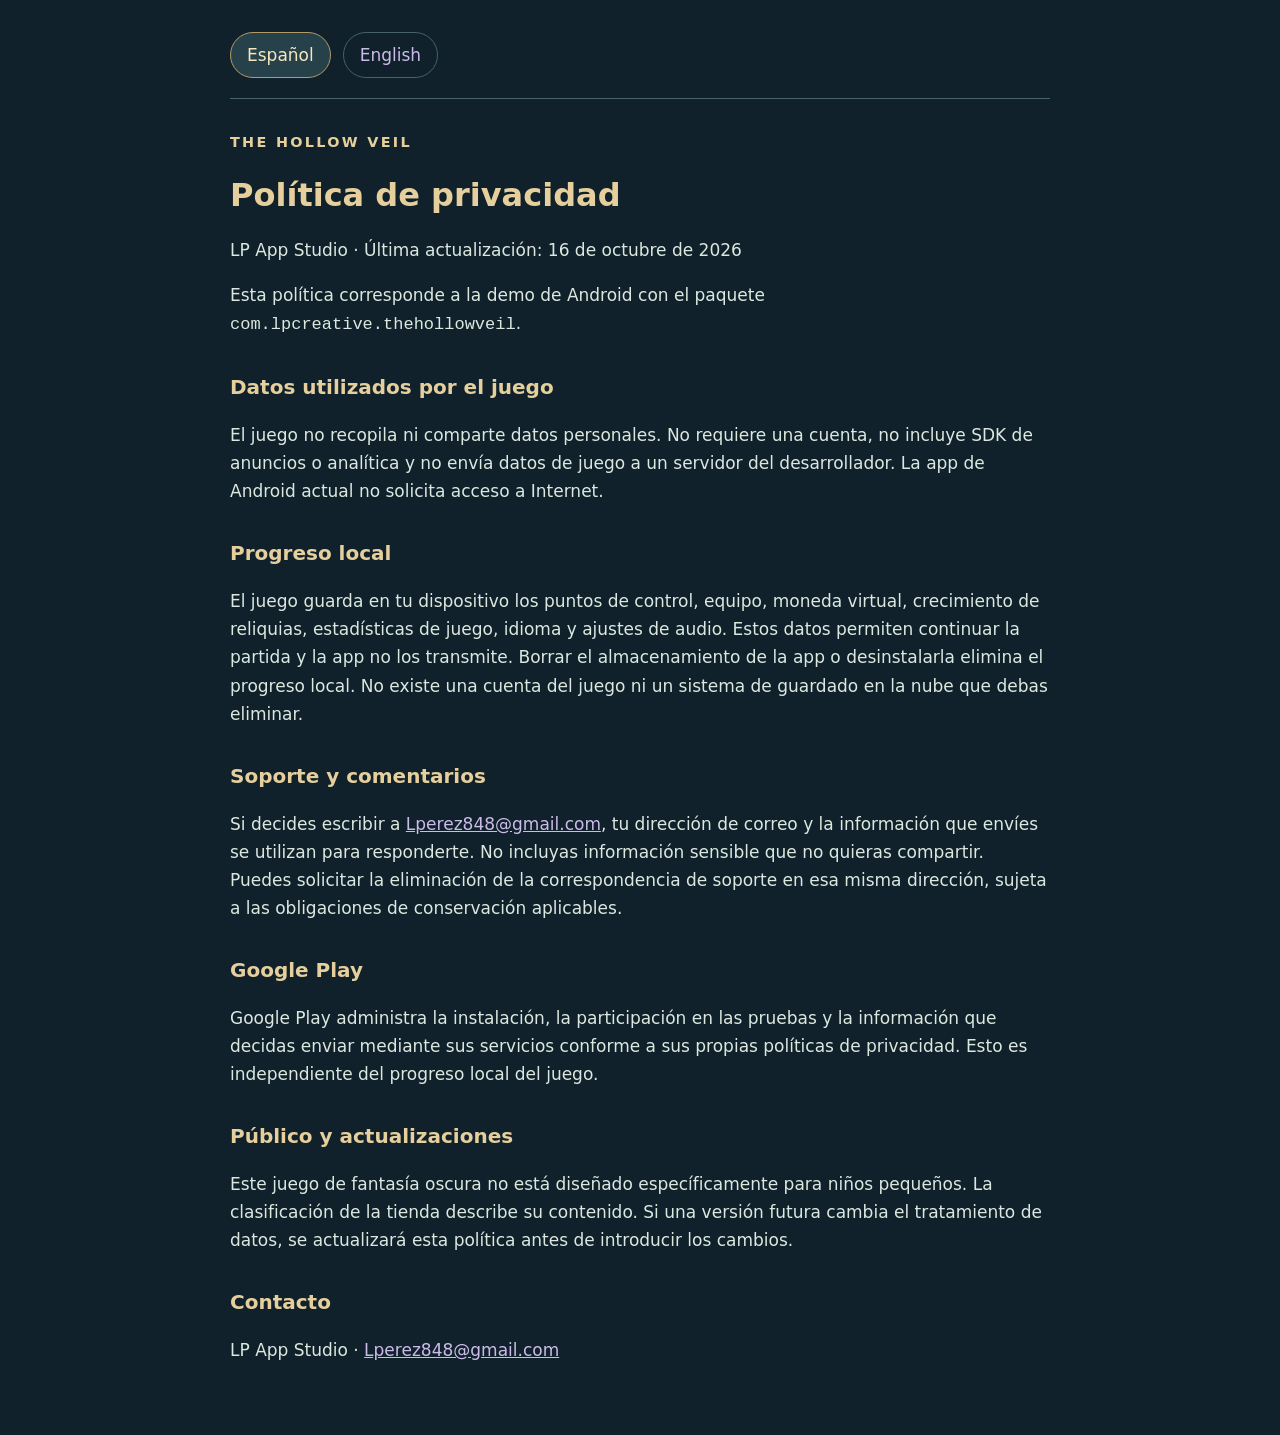
<file: index.html>
<!doctype html><html lang="es"><head><meta charset="utf-8"><meta name="viewport" content="width=device-width,initial-scale=1"><title>THE HOLLOW VEIL — Política de privacidad</title><meta name="description" content="Política de privacidad de la demo de THE HOLLOW VEIL para Android."><link rel="alternate" hreflang="en" href="en.html"><style>body{margin:0;background:#10212b;color:#dce8df;font:17px/1.65 system-ui,sans-serif}main{max-width:820px;margin:auto;padding:32px 24px 56px}h1,h2,.brand{color:#e5cf9c}h1{font-size:2rem;line-height:1.2}.brand{letter-spacing:.16em;font-size:.9rem;font-weight:700;margin-top:32px}a{color:#cbbbe9}nav{display:flex;gap:12px;border-bottom:1px solid #45616b;padding-bottom:20px}nav a{padding:8px 16px;border:1px solid #45616b;border-radius:24px;text-decoration:none}nav a[aria-current=page]{background:#27414b;color:#f6e7c1;border-color:#b39b67}a:focus-visible{outline:3px solid #e5cf9c;outline-offset:4px}code{overflow-wrap:anywhere}h2{margin-top:32px;font-size:1.25rem}</style></head><body><main><nav aria-label="Idioma"><a href="./" lang="es" aria-current="page">Español</a><a href="en.html" lang="en" hreflang="en">English</a></nav><p class="brand">THE HOLLOW VEIL</p><h1>Política de privacidad</h1><p>LP App Studio · Última actualización: 16 de octubre de 2026</p>
<p>Esta política corresponde a la demo de Android con el paquete <code>com.lpcreative.thehollowveil</code>.</p>
<h2>Datos utilizados por el juego</h2><p>El juego no recopila ni comparte datos personales. No requiere una cuenta, no incluye SDK de anuncios o analítica y no envía datos de juego a un servidor del desarrollador. La app de Android actual no solicita acceso a Internet.</p>
<h2>Progreso local</h2><p>El juego guarda en tu dispositivo los puntos de control, equipo, moneda virtual, crecimiento de reliquias, estadísticas de juego, idioma y ajustes de audio. Estos datos permiten continuar la partida y la app no los transmite. Borrar el almacenamiento de la app o desinstalarla elimina el progreso local. No existe una cuenta del juego ni un sistema de guardado en la nube que debas eliminar.</p>
<h2>Soporte y comentarios</h2><p>Si decides escribir a <a href="mailto:Lperez848@gmail.com">Lperez848@gmail.com</a>, tu dirección de correo y la información que envíes se utilizan para responderte. No incluyas información sensible que no quieras compartir. Puedes solicitar la eliminación de la correspondencia de soporte en esa misma dirección, sujeta a las obligaciones de conservación aplicables.</p>
<h2>Google Play</h2><p>Google Play administra la instalación, la participación en las pruebas y la información que decidas enviar mediante sus servicios conforme a sus propias políticas de privacidad. Esto es independiente del progreso local del juego.</p>
<h2>Público y actualizaciones</h2><p>Este juego de fantasía oscura no está diseñado específicamente para niños pequeños. La clasificación de la tienda describe su contenido. Si una versión futura cambia el tratamiento de datos, se actualizará esta política antes de introducir los cambios.</p>
<h2>Contacto</h2><p>LP App Studio · <a href="mailto:Lperez848@gmail.com">Lperez848@gmail.com</a></p></main></body></html>
</file>
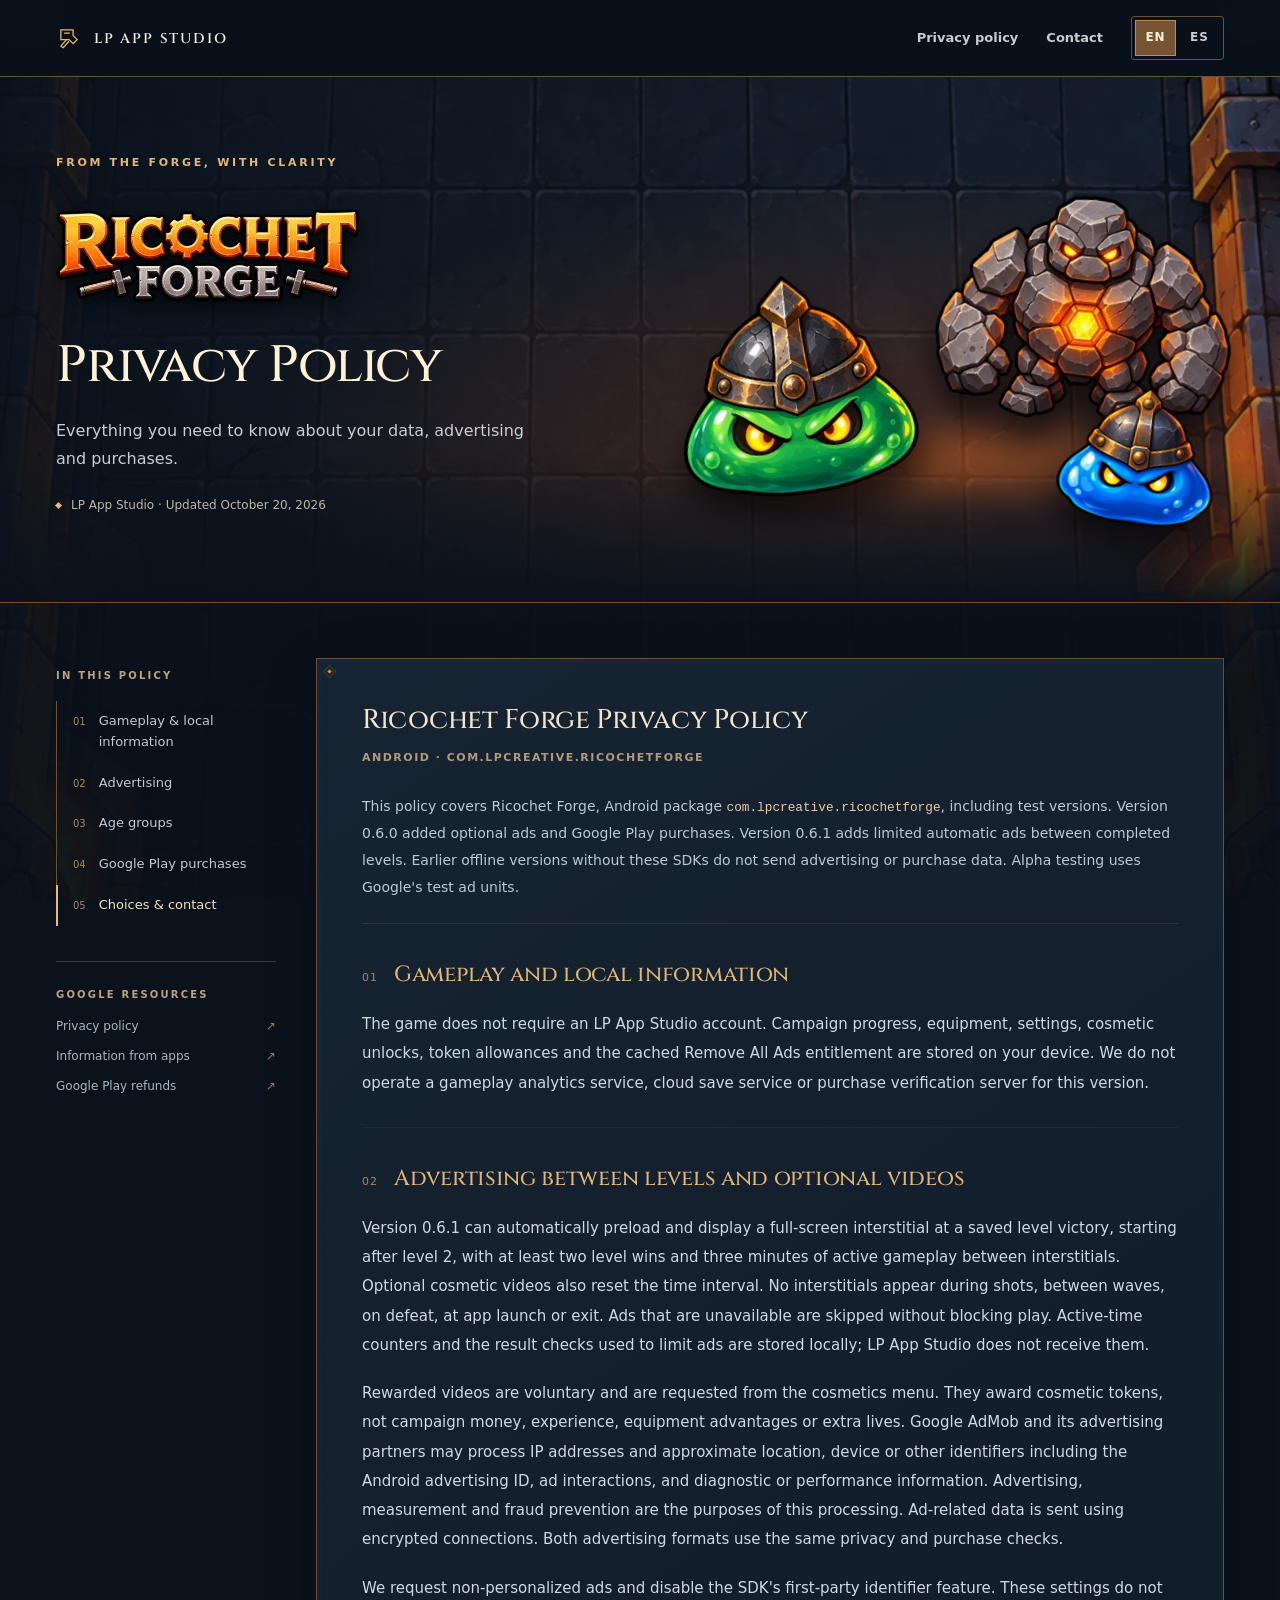
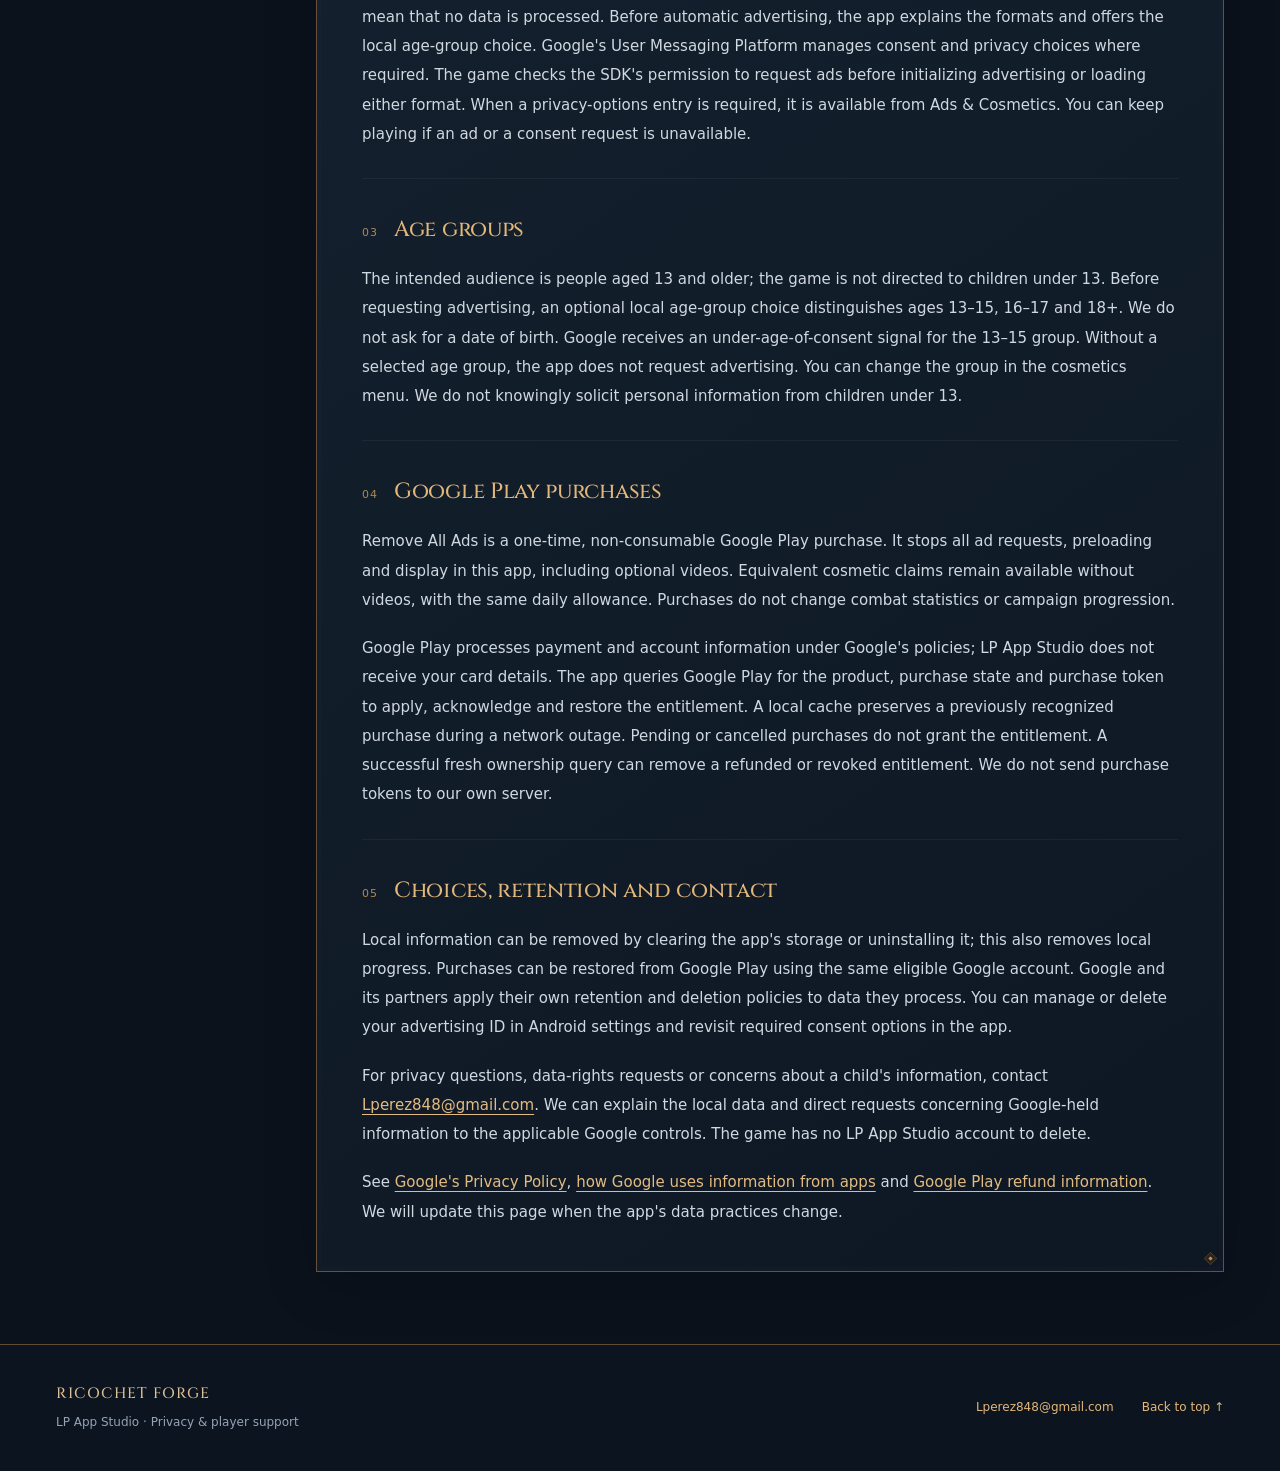
<file: ricochet-forge/index.html>
<!doctype html>
<html lang="en" data-language="en">
<head>
<meta charset="utf-8"><meta name="viewport" content="width=device-width,initial-scale=1">
<meta name="theme-color" content="#0b121c">
<meta name="description" content="Ricochet Forge privacy policy. Information about local game data, advertising, age groups and Google Play purchases. English and Spanish.">
<title>Privacy Policy · Ricochet Forge</title>
<link rel="icon" type="image/webp" href="privacy-assets/slime-green.webp">
<link rel="stylesheet" href="privacy.css?v=20261020-2">
<script src="privacy.js?v=20261020-1" defer></script>
</head>
<body id="top">
<a class="skip-link" href="#policy"><span data-ui="en" lang="en">Skip to the policy</span><span data-ui="es" lang="es">Ir a la política</span></a>
<header class="topbar"><div class="topbar-inner">
<a class="studio" href="#top" aria-label="LP App Studio · Ricochet Forge"><svg class="studio-mark" viewBox="0 0 32 32" fill="none" aria-hidden="true"><path d="M6 6h15v7l5 5-5 5-5-5H6V6Z" stroke="currentColor" stroke-width="1.6"/><path d="m13 18-7 8 3 2 7-8M10 10h7" stroke="currentColor" stroke-width="1.6"/></svg>LP APP STUDIO</a>
<nav class="top-links" aria-label="Main"><a href="#policy"><span data-ui="en" lang="en">Privacy policy</span><span data-ui="es" lang="es">Política de privacidad</span></a><a href="#contact"><span data-ui="en" lang="en">Contact</span><span data-ui="es" lang="es">Contacto</span></a>
<div class="language-switch" aria-label="Language / Idioma"><a href="#english" data-language-link="en" lang="en" aria-label="Read in English">EN</a><a href="#espanol" data-language-link="es" lang="es" aria-label="Leer en español">ES</a></div></nav>
</div></header>
<main>
<div class="hero"><div class="hero-inner">
<div class="hero-copy"><p class="eyebrow"><span data-ui="en" lang="en">From the forge, with clarity</span><span data-ui="es" lang="es">Desde la forja, con claridad</span></p>
<img class="game-logo" src="privacy-assets/logo.webp" width="573" height="220" alt="Ricochet Forge" fetchpriority="high">
<h1><span data-ui="en" lang="en">Privacy Policy</span><span data-ui="es" lang="es">Política de privacidad</span></h1>
<p class="hero-description"><span data-ui="en" lang="en">Everything you need to know about your data, advertising and purchases.</span><span data-ui="es" lang="es">Lo que necesitas saber sobre tus datos, los anuncios y las compras.</span></p>
<p class="updated" data-ui="en" lang="en">LP App Studio · Updated October 20, 2026</p><p class="updated" data-ui="es" lang="es">LP App Studio · Actualizada el 20 de octubre de 2026</p>
</div>
<div class="hero-art" aria-hidden="true"><img class="character golem" src="privacy-assets/golem.webp" alt="" width="384" height="384"><img class="character slime-green" src="privacy-assets/slime-green.webp" alt="" width="384" height="384"><img class="character slime-blue" src="privacy-assets/slime-blue.webp" alt="" width="384" height="384"></div>
</div><i class="ember"></i><i class="ember"></i><i class="ember"></i><i class="ember"></i></div>
<div class="document-layout" id="policy">
<aside class="sidebar"><p class="sidebar-label"><span data-ui="en" lang="en">In this policy</span><span data-ui="es" lang="es">En esta política</span></p><nav class="contents" data-ui="en" lang="en" aria-label="Policy contents"><a href="#en-gameplay"><span class="number">01</span>Gameplay & local information</a><a href="#en-advertising"><span class="number">02</span>Advertising</a><a href="#en-age"><span class="number">03</span>Age groups</a><a href="#en-purchases"><span class="number">04</span>Google Play purchases</a><a href="#en-choices"><span class="number">05</span>Choices & contact</a></nav><nav class="contents" data-ui="es" lang="es" aria-label="Contenido de la política"><a href="#es-partidas"><span class="number">01</span>Partidas y datos locales</a><a href="#es-anuncios"><span class="number">02</span>Publicidad</a><a href="#es-edad"><span class="number">03</span>Grupos de edad</a><a href="#es-compras"><span class="number">04</span>Compras en Google Play</a><a href="#es-opciones"><span class="number">05</span>Opciones y contacto</a></nav>
<nav class="reference-links" aria-label="Google policies / Políticas de Google"><p class="sidebar-label"><span data-ui="en" lang="en">Google resources</span><span data-ui="es" lang="es">Referencias de Google</span></p><a href="https://policies.google.com/privacy"><span data-ui="en" lang="en">Privacy policy</span><span data-ui="es" lang="es">Política de privacidad</span><span aria-hidden="true">↗</span></a><a href="https://policies.google.com/technologies/partner-sites"><span data-ui="en" lang="en">Information from apps</span><span data-ui="es" lang="es">Información de las apps</span><span aria-hidden="true">↗</span></a><a href="https://support.google.com/googleplay/answer/2479637"><span data-ui="en" lang="en">Google Play refunds</span><span data-ui="es" lang="es">Reembolsos de Google Play</span><span aria-hidden="true">↗</span></a></nav>
</aside>
<div class="policy-panel">
<article id="english" lang="en" data-document="en" aria-labelledby="title-en"><h2 class="document-title" id="title-en">Ricochet Forge Privacy Policy</h2><p class="document-meta">Android · com.lpcreative.ricochetforge</p><div class="policy-intro"><p>This policy covers Ricochet Forge, Android package <code>com.lpcreative.ricochetforge</code>, including test versions. Version 0.6.0 added optional ads and Google Play purchases. Version 0.6.1 adds limited automatic ads between completed levels. Earlier offline versions without these SDKs do not send advertising or purchase data. Alpha testing uses Google's test ad units.</p></div><section class="policy-block" id="en-gameplay"><h3><span class="section-number" aria-hidden="true">01</span>Gameplay and local information</h3>
<p>The game does not require an LP App Studio account. Campaign progress, equipment, settings, cosmetic unlocks, token allowances and the cached Remove All Ads entitlement are stored on your device. We do not operate a gameplay analytics service, cloud save service or purchase verification server for this version.</p>
</section><section class="policy-block" id="en-advertising"><h3><span class="section-number" aria-hidden="true">02</span>Advertising between levels and optional videos</h3>
<p>Version 0.6.1 can automatically preload and display a full-screen interstitial at a saved level victory, starting after level 2, with at least two level wins and three minutes of active gameplay between interstitials. Optional cosmetic videos also reset the time interval. No interstitials appear during shots, between waves, on defeat, at app launch or exit. Ads that are unavailable are skipped without blocking play. Active-time counters and the result checks used to limit ads are stored locally; LP App Studio does not receive them.</p>
<p>Rewarded videos are voluntary and are requested from the cosmetics menu. They award cosmetic tokens, not campaign money, experience, equipment advantages or extra lives. Google AdMob and its advertising partners may process IP addresses and approximate location, device or other identifiers including the Android advertising ID, ad interactions, and diagnostic or performance information. Advertising, measurement and fraud prevention are the purposes of this processing. Ad-related data is sent using encrypted connections. Both advertising formats use the same privacy and purchase checks.</p>
<p>We request non-personalized ads and disable the SDK's first-party identifier feature. These settings do not mean that no data is processed. Before automatic advertising, the app explains the formats and offers the local age-group choice. Google's User Messaging Platform manages consent and privacy choices where required. The game checks the SDK's permission to request ads before initializing advertising or loading either format. When a privacy-options entry is required, it is available from Ads &amp; Cosmetics. You can keep playing if an ad or a consent request is unavailable.</p>
</section><section class="policy-block" id="en-age"><h3><span class="section-number" aria-hidden="true">03</span>Age groups</h3>
<p>The intended audience is people aged 13 and older; the game is not directed to children under 13. Before requesting advertising, an optional local age-group choice distinguishes ages 13–15, 16–17 and 18+. We do not ask for a date of birth. Google receives an under-age-of-consent signal for the 13–15 group. Without a selected age group, the app does not request advertising. You can change the group in the cosmetics menu. We do not knowingly solicit personal information from children under 13.</p>
</section><section class="policy-block" id="en-purchases"><h3><span class="section-number" aria-hidden="true">04</span>Google Play purchases</h3>
<p>Remove All Ads is a one-time, non-consumable Google Play purchase. It stops all ad requests, preloading and display in this app, including optional videos. Equivalent cosmetic claims remain available without videos, with the same daily allowance. Purchases do not change combat statistics or campaign progression.</p>
<p>Google Play processes payment and account information under Google's policies; LP App Studio does not receive your card details. The app queries Google Play for the product, purchase state and purchase token to apply, acknowledge and restore the entitlement. A local cache preserves a previously recognized purchase during a network outage. Pending or cancelled purchases do not grant the entitlement. A successful fresh ownership query can remove a refunded or revoked entitlement. We do not send purchase tokens to our own server.</p>
</section><section class="policy-block" id="en-choices"><h3><span class="section-number" aria-hidden="true">05</span>Choices, retention and contact</h3>
<p>Local information can be removed by clearing the app's storage or uninstalling it; this also removes local progress. Purchases can be restored from Google Play using the same eligible Google account. Google and its partners apply their own retention and deletion policies to data they process. You can manage or delete your advertising ID in Android settings and revisit required consent options in the app.</p>
<p>For privacy questions, data-rights requests or concerns about a child's information, contact <a href="mailto:Lperez848@gmail.com">Lperez848@gmail.com</a>. We can explain the local data and direct requests concerning Google-held information to the applicable Google controls. The game has no LP App Studio account to delete.</p>
<p>See <a href="https://policies.google.com/privacy">Google's Privacy Policy</a>, <a href="https://policies.google.com/technologies/partner-sites">how Google uses information from apps</a> and <a href="https://support.google.com/googleplay/answer/2479637">Google Play refund information</a>. We will update this page when the app's data practices change.</p></section></article>
<article id="espanol" lang="es" data-document="es" aria-labelledby="title-es"><h2 class="document-title" id="title-es">Política de privacidad en español</h2><p class="document-meta">Android · com.lpcreative.ricochetforge</p><div class="policy-intro"><p>Ricochet Forge es un juego de LP App Studio para personas de 13 años en adelante, no dirigido a menores de 13. La versión 0.6.0 incorporó vídeos voluntarios y compras mediante Google Play. La versión 0.6.1 añade anuncios automáticos limitados entre niveles terminados. Las versiones anteriores sin estos SDK no envían datos de publicidad ni compras. Alpha utiliza unidades de anuncios de prueba de Google.</p></div><section class="policy-block" id="es-partidas"><h3><span class="section-number" aria-hidden="true">01</span>Partidas y datos locales</h3><p>No necesitas una cuenta de LP App Studio. El progreso, equipo, ajustes, aspectos, fichas y el beneficio sin anuncios se guardan localmente. Esta versión no tiene servidor propio de partidas, analítica de gameplay, guardado en la nube ni verificación de compras en servidor.</p></section><section class="policy-block" id="es-anuncios"><h3><span class="section-number" aria-hidden="true">02</span>Anuncios y vídeos opcionales</h3><p>La versión 0.6.1 puede precargar y mostrar automáticamente un anuncio a pantalla completa al guardar una victoria, a partir del nivel 2, con al menos dos niveles ganados y tres minutos de juego activo entre anuncios automáticos. Un vídeo voluntario también reinicia el intervalo de tiempo. No aparecen durante disparos, entre oleadas, al perder, al abrir o al cerrar la app. Si no hay anuncio, la partida continúa sin esperar. Los contadores de tiempo y comprobaciones de resultados se guardan localmente; LP App Studio no los recibe.</p><p>Los vídeos con recompensa se solicitan desde el menú de cosméticos y siguen siendo opcionales. Solo conceden fichas cosméticas: no monedas de campaña, experiencia, ventajas de equipo ni vidas. AdMob de Google y sus socios publicitarios pueden tratar dirección IP y ubicación aproximada, identificadores del dispositivo como el ID publicitario, interacciones con anuncios y datos de diagnóstico y rendimiento, para publicidad, medición y prevención del fraude. Las conexiones publicitarias se cifran en tránsito. Ambos formatos respetan los mismos controles de privacidad y compra sin anuncios.</p><p>Solicitamos anuncios no personalizados y desactivamos los identificadores propios del SDK; aun así, hay tratamiento de datos. Antes de activar anuncios automáticos explicamos los formatos y ofrecemos la selección local de edad. UMP de Google gestiona el consentimiento cuando corresponde. Comprobamos si el SDK permite solicitar anuncios antes de inicializar publicidad o cargar cualquier formato. Las opciones de privacidad aparecen en Anuncios y aspectos cuando el SDK las exige. Puedes seguir jugando si no hay anuncio o si falla el consentimiento.</p></section><section class="policy-block" id="es-edad"><h3><span class="section-number" aria-hidden="true">03</span>Grupos de edad</h3><p>Antes de solicitar publicidad puedes elegir un grupo de edad, guardado localmente: 13–15, 16–17 o 18+. No pedimos tu fecha de nacimiento. Para 13–15, Google recibe una señal de edad inferior a la edad de consentimiento. Sin elegir grupo no solicitamos anuncios; puedes cambiarlo en el menú. No solicitamos deliberadamente información personal de menores de 13.</p></section><section class="policy-block" id="es-compras"><h3><span class="section-number" aria-hidden="true">04</span>Compras en Google Play</h3><p>Eliminar todos los anuncios es una compra única, no consumible, de Google Play. Desactiva solicitudes, precarga y presentación de cualquier anuncio, incluidos vídeos voluntarios. Conserva la misma recompensa cosmética sin vídeo y el mismo límite diario. No modifica combate ni progreso.</p><p>Google Play gestiona pagos y datos de cuenta; no recibimos tus datos de tarjeta. La app consulta producto, estado y token de compra para activar, confirmar y restaurar el beneficio. No enviamos tokens a un servidor propio. La caché conserva una compra reconocida si falla la red. No concedemos el beneficio por compras pendientes o canceladas; una consulta válida puede retirar una compra reembolsada o revocada.</p></section><section class="policy-block" id="es-opciones"><h3><span class="section-number" aria-hidden="true">05</span>Opciones, conservación y contacto</h3><p>Puedes borrar los datos locales desde Android o desinstalando la app, lo que también borra el progreso. Restaurar compras consulta Google Play con la misma cuenta correspondiente. Google y sus socios aplican sus políticas de conservación y eliminación. Puedes gestionar o borrar el ID publicitario desde Android y revisar las opciones de consentimiento exigidas en la app.</p><p>Consultas de privacidad, solicitudes de derechos o información sobre menores: <a href="mailto:Lperez848@gmail.com">Lperez848@gmail.com</a>. Podemos explicar los datos locales y orientar sobre los controles de Google para información que trate Google. No existe una cuenta de LP App Studio que debas eliminar. Consulta también las políticas de Google enlazadas arriba.</p></section></article>
</div></div>
</main>
<footer class="contact-footer" id="contact"><div class="footer-inner"><div><p class="footer-studio">RICOCHET FORGE</p><p class="footer-note">LP App Studio · <span data-ui="en" lang="en">Privacy & player support</span><span data-ui="es" lang="es">Privacidad y atención al jugador</span></p></div><div class="footer-links"><a href="mailto:Lperez848@gmail.com">Lperez848@gmail.com</a><a class="back-top" href="#top"><span data-ui="en" lang="en">Back to top ↑</span><span data-ui="es" lang="es">Volver arriba ↑</span></a></div></div></footer>
</body></html>
</file>
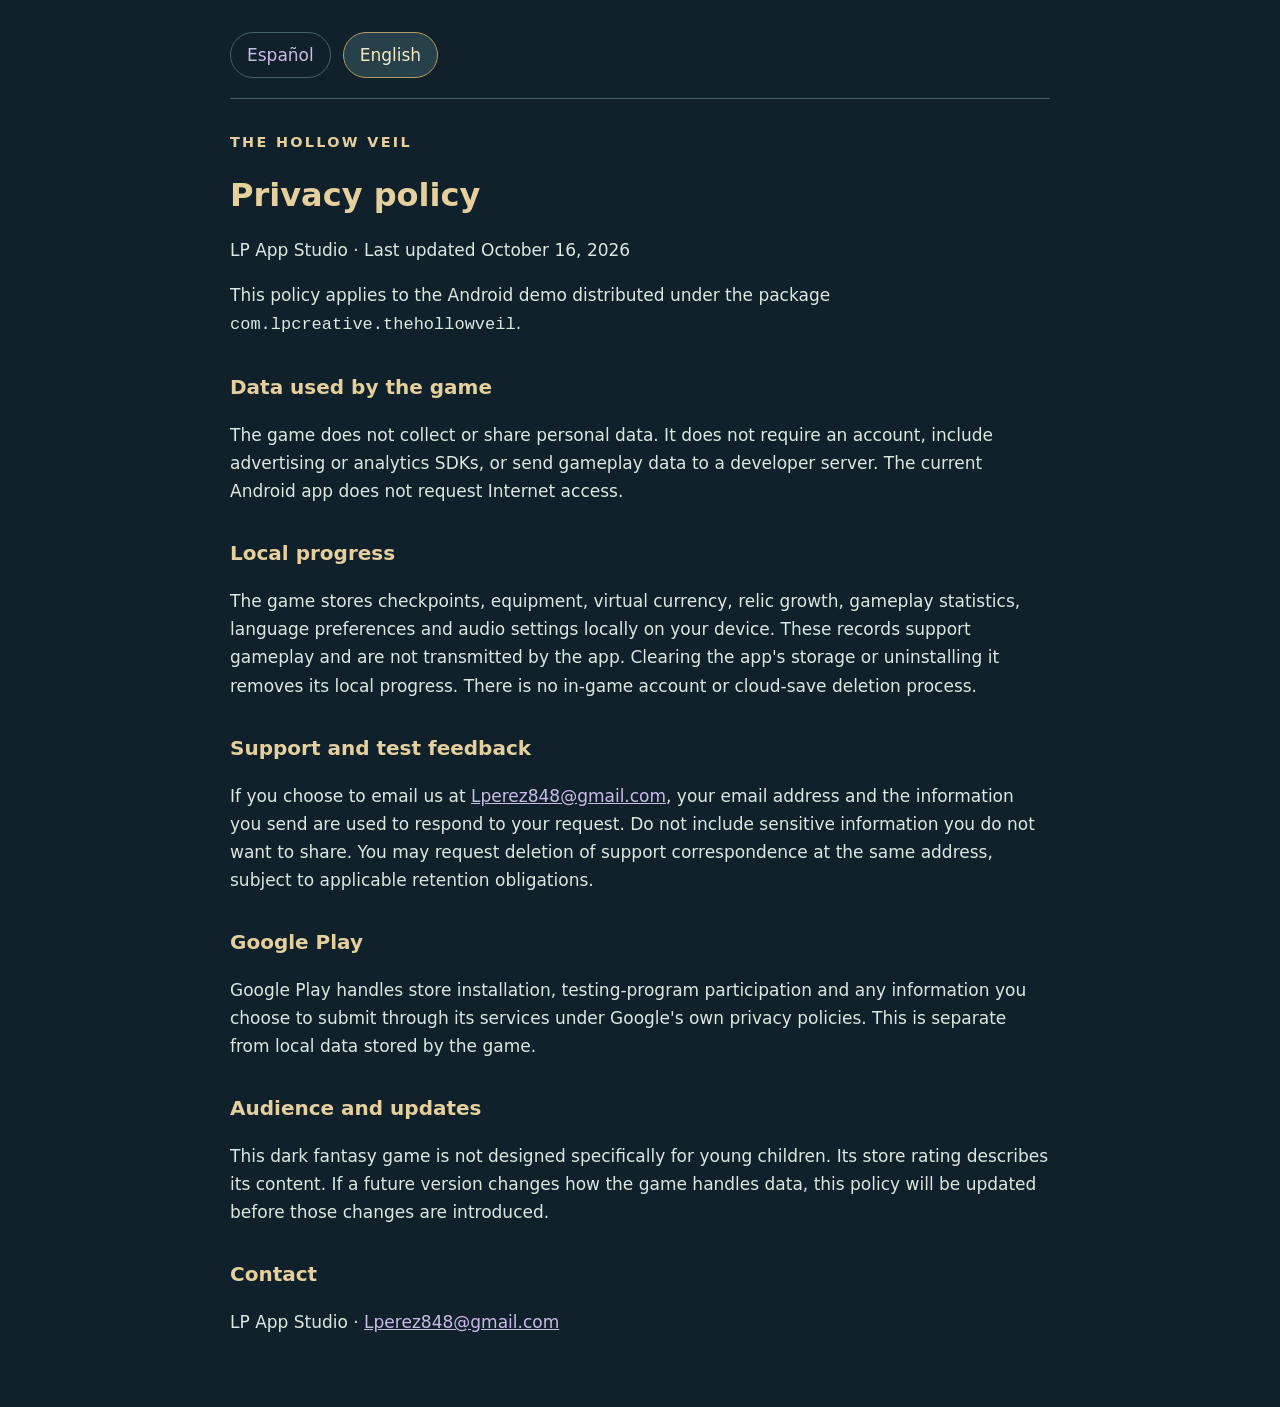
<file: en.html>
<!doctype html><html lang="en"><head><meta charset="utf-8"><meta name="viewport" content="width=device-width,initial-scale=1"><title>THE HOLLOW VEIL — Privacy policy</title><meta name="description" content="Privacy policy for the Android demo of THE HOLLOW VEIL."><link rel="alternate" hreflang="es" href="./"><style>body{margin:0;background:#10212b;color:#dce8df;font:17px/1.65 system-ui,sans-serif}main{max-width:820px;margin:auto;padding:32px 24px 56px}h1,h2,.brand{color:#e5cf9c}h1{font-size:2rem;line-height:1.2}.brand{letter-spacing:.16em;font-size:.9rem;font-weight:700;margin-top:32px}a{color:#cbbbe9}nav{display:flex;gap:12px;border-bottom:1px solid #45616b;padding-bottom:20px}nav a{padding:8px 16px;border:1px solid #45616b;border-radius:24px;text-decoration:none}nav a[aria-current=page]{background:#27414b;color:#f6e7c1;border-color:#b39b67}a:focus-visible{outline:3px solid #e5cf9c;outline-offset:4px}code{overflow-wrap:anywhere}h2{margin-top:32px;font-size:1.25rem}</style></head><body><main><nav aria-label="Language"><a href="./" lang="es" hreflang="es">Español</a><a href="en.html" lang="en" aria-current="page">English</a></nav><p class="brand">THE HOLLOW VEIL</p><h1>Privacy policy</h1><p>LP App Studio · Last updated October 16, 2026</p>
<p>This policy applies to the Android demo distributed under the package <code>com.lpcreative.thehollowveil</code>.</p>
<h2>Data used by the game</h2><p>The game does not collect or share personal data. It does not require an account, include advertising or analytics SDKs, or send gameplay data to a developer server. The current Android app does not request Internet access.</p>
<h2>Local progress</h2><p>The game stores checkpoints, equipment, virtual currency, relic growth, gameplay statistics, language preferences and audio settings locally on your device. These records support gameplay and are not transmitted by the app. Clearing the app's storage or uninstalling it removes its local progress. There is no in-game account or cloud-save deletion process.</p>
<h2>Support and test feedback</h2><p>If you choose to email us at <a href="mailto:Lperez848@gmail.com">Lperez848@gmail.com</a>, your email address and the information you send are used to respond to your request. Do not include sensitive information you do not want to share. You may request deletion of support correspondence at the same address, subject to applicable retention obligations.</p>
<h2>Google Play</h2><p>Google Play handles store installation, testing-program participation and any information you choose to submit through its services under Google's own privacy policies. This is separate from local data stored by the game.</p>
<h2>Audience and updates</h2><p>This dark fantasy game is not designed specifically for young children. Its store rating describes its content. If a future version changes how the game handles data, this policy will be updated before those changes are introduced.</p>
<h2>Contact</h2><p>LP App Studio · <a href="mailto:Lperez848@gmail.com">Lperez848@gmail.com</a></p>
</main></body></html>
</file>
<file: ricochet-forge/privacy.css>
@font-face{font-family:Cinzel;src:url('privacy-assets/Cinzel.ttf') format('truetype');font-display:swap;font-weight:100 900}
:root{color-scheme:dark;--night:#0b121c;--panel:#111d2b;--gold:#e3b779;--copper:#88613d;--ivory:#f3eadd;--muted:#aebbc9;--line:#35404b;--fire:#ff873d;--title:Cinzel,Georgia,serif}
*{box-sizing:border-box}
html{scroll-behavior:smooth;scroll-padding-top:105px}
body{margin:0;background:var(--night);color:var(--ivory);font:16px/1.8 system-ui,-apple-system,'Segoe UI',sans-serif}
body::before{content:'';position:fixed;inset:0;z-index:-1;background:linear-gradient(180deg,rgba(9,16,25,.88),rgba(9,16,25,.96) 80%),url('privacy-assets/forge.webp') center/cover no-repeat;pointer-events:none}
a{color:var(--gold);text-decoration-thickness:1px;text-underline-offset:4px}
a:hover{color:#fff0cf}
a:focus-visible{outline:2px solid #ffc884;outline-offset:6px;border-radius:2px}
img{max-width:100%;height:auto}
[hidden]{display:none!important}
.js[data-language='en'] [data-ui='es'],.js[data-language='es'] [data-ui='en']{display:none!important}
.skip-link{position:fixed;top:-100px;left:16px;z-index:100;padding:12px 20px;background:var(--gold);color:var(--night)}
.skip-link:focus{top:12px}
.topbar{position:sticky;top:0;z-index:20;border-bottom:1px solid #65503b;background:rgba(10,17,26,.96);backdrop-filter:blur(14px)}
.topbar-inner{max-width:1232px;margin:auto;min-height:76px;padding:12px 32px;display:flex;align-items:center;justify-content:space-between;gap:24px}
.studio{display:flex;align-items:center;gap:12px;color:var(--ivory);text-decoration:none;font:600 14px var(--title);letter-spacing:1.8px;white-space:nowrap}
.studio-mark{width:26px;height:26px;color:var(--gold)}
.top-links{display:flex;align-items:center;gap:28px;font-size:13px;font-weight:600}
.top-links>a{text-decoration:none;color:#c9cbd0}
.language-switch{display:flex;align-items:center;border:1px solid #62513c;padding:3px;gap:3px;border-radius:3px}
.language-switch a{min-width:41px;min-height:36px;display:grid;place-items:center;color:#c9cbd0;text-decoration:none;font-size:12px;letter-spacing:1px}
.language-switch a[aria-current='true']{background:#765333;color:#fff2d9;box-shadow:inset 0 0 0 1px #bb8d56}
.hero{position:relative;isolation:isolate;overflow:hidden;border-bottom:1px solid #745034;background:#142131}
.hero::before{content:'';position:absolute;inset:0;z-index:-2;background:linear-gradient(90deg,rgba(9,17,27,.95),rgba(10,18,27,.68) 46%,rgba(12,19,28,.35)),url('privacy-assets/forge.webp') center 57%/cover no-repeat}
.hero::after{content:'';position:absolute;inset:0;z-index:-1;background:linear-gradient(0deg,rgba(10,17,26,.96),transparent 28%),radial-gradient(ellipse at 75% 68%,rgba(230,92,24,.22),transparent 52%);pointer-events:none}
.hero-inner{max-width:1232px;min-height:525px;margin:auto;padding:56px 32px 65px;display:grid;grid-template-columns:1.12fr 1fr;align-items:center;gap:20px}
.hero-copy{position:relative;z-index:3}
.eyebrow{margin:0 0 22px;color:var(--gold);font-size:11px;font-weight:700;letter-spacing:2.7px;text-transform:uppercase}
.game-logo{display:block;width:310px;height:auto;margin-bottom:22px;filter:drop-shadow(0 7px 9px #0009)}
h1{font:500 clamp(34px,4vw,53px)/1.19 var(--title);letter-spacing:-1.5px;margin:0 0 20px;max-width:640px;color:#fff1d6;text-wrap:balance}
.hero-description{font-size:16px;line-height:1.75;max-width:470px;margin:0 0 22px;color:#c6ced6}
.updated{font-size:12px;color:#bdb6a9;margin:0;display:flex;align-items:center;gap:10px}
.updated::before{content:'';width:5px;height:5px;transform:rotate(45deg);background:var(--gold);flex:none}
.hero-art{position:relative;align-self:stretch;min-height:360px;pointer-events:none}
.hero-art::before{content:'';position:absolute;left:4%;right:-1%;bottom:25px;height:100px;border-radius:50%;background:radial-gradient(ellipse,rgba(255,117,34,.4),rgba(255,87,10,.03) 65%,transparent 70%);filter:blur(12px)}
.character{position:absolute;object-fit:contain;filter:drop-shadow(0 22px 16px #0009)}
.golem{width:320px;right:-4%;top:4%;transform:rotate(5deg)}
.slime-green{width:255px;left:-3%;bottom:6%;z-index:2;transform:rotate(-8deg)}
.slime-blue{width:170px;right:0;bottom:-1%;z-index:3;transform:rotate(8deg)}
.ember{position:absolute;z-index:1;width:3px;height:7px;border-radius:80% 10%;background:#ffb34d;box-shadow:0 0 12px #f46110;opacity:0;animation:rise 7s linear infinite;pointer-events:none}
.ember:nth-of-type(1){left:57%;bottom:2%;animation-delay:0s}
.ember:nth-of-type(2){left:78%;bottom:3%;animation-delay:2s}
.ember:nth-of-type(3){left:88%;bottom:8%;animation-delay:4s}
.ember:nth-of-type(4){left:36%;bottom:0;animation-delay:5s}
@keyframes rise{0%{opacity:0;transform:translate(0,0) rotate(25deg)}20%{opacity:.7}80%{opacity:.25}100%{opacity:0;transform:translate(-28px,-200px) rotate(80deg)}}
.document-layout{display:grid;grid-template-columns:220px minmax(0,1fr);gap:40px;max-width:1232px;margin:0 auto;padding:55px 32px 72px;align-items:start}
.sidebar{position:sticky;top:112px;padding:9px 0 0}
.sidebar-label{font-size:10px;font-weight:700;letter-spacing:2.2px;color:#bca27e;margin:0 0 16px;text-transform:uppercase}
.contents{display:grid;border-left:1px solid #6a5239;margin:0 0 35px}
.contents a{display:flex;align-items:baseline;gap:13px;padding:10px 0 10px 15px;color:#c1c9d3;text-decoration:none;font-size:13px;line-height:1.6;transition:color .15s,border-color .15s;border-left:2px solid transparent;margin-left:-1px}
.contents a:hover,.contents a[aria-current='location']{border-left-color:#e7b77b;color:#f9e1bc}
.contents .number{color:#a48965;font-size:10px;font-variant-numeric:tabular-nums}
.reference-links{border-top:1px solid #3a3b3a;padding-top:24px;display:grid;gap:11px}
.reference-links .sidebar-label{margin-bottom:2px}
.reference-links a{font-size:12px;line-height:1.6;text-decoration:none;color:#a8b6c6;display:flex;justify-content:space-between;gap:8px}
.reference-links a:hover{color:var(--gold)}
.reference-links a span:last-child{color:#9c805d}
.policy-panel{position:relative;min-width:0;padding:43px 45px 44px;background:linear-gradient(145deg,rgba(23,36,51,.98),rgba(14,24,36,.98));border:1px solid #69503a;box-shadow:0 12px 50px #0003,inset 0 0 0 4px #ffffff02}
.policy-panel::before,.policy-panel::after{content:'';position:absolute;width:9px;height:9px;background:#c39760;box-shadow:inset 0 0 0 3px #29251f;transform:rotate(45deg)}
.policy-panel::before{top:8px;left:8px}
.policy-panel::after{bottom:8px;right:8px}
.document-title{margin:0 0 10px;font:500 27px/1.35 var(--title);color:#f4e4cd;letter-spacing:-.3px}
.document-meta{font-size:11px;font-weight:700;letter-spacing:1.5px;color:#b29a79;text-transform:uppercase;margin:0 0 25px}
.policy-intro{padding-bottom:23px;border-bottom:1px solid #6e50395c}
.policy-intro p{font-size:14px;color:#bcc8d5;line-height:1.9;margin:0}
.policy-block{scroll-margin-top:0;margin-top:34px;padding-bottom:29px;border-bottom:1px solid #ffffff0c}
.policy-block:last-child{padding-bottom:0;border-bottom:0}
.policy-block h3{font:500 22px/1.5 var(--title);color:var(--gold);margin:0 0 19px;letter-spacing:-.3px;display:flex;align-items:baseline;gap:16px}
.section-number{color:#ac8857;font:500 11px/1.5 system-ui,sans-serif;letter-spacing:1px;flex:none}
.policy-block p{margin:0 0 19px;color:#d0d8e1;font-size:15px;line-height:1.95;overflow-wrap:anywhere}
.policy-block p:last-child{margin-bottom:0}
code{font-size:.91em;color:#e8cda6;overflow-wrap:anywhere}
.policy-block a{color:#e3bb80}
.contact-footer{position:relative;border-top:1px solid #634b35;background:#0c141f}
.footer-inner{max-width:1232px;margin:auto;padding:38px 32px;display:flex;justify-content:space-between;align-items:center;gap:24px}
.footer-studio{font:500 15px var(--title);margin:0 0 8px;color:#dec096;letter-spacing:1px}
.footer-note{font-size:12px;color:#94a4b5;margin:0}
.footer-links{display:flex;align-items:center;gap:28px;font-size:12px}
.footer-links a{text-decoration:none}
.back-top{white-space:nowrap}
@media(min-width:1500px){.hero-inner{min-height:565px}.hero-art{margin-right:0}.golem{width:355px}.slime-green{width:280px}}
@media(max-width:1000px){.hero-inner{grid-template-columns:1.15fr 1fr;min-height:470px;padding-top:45px;padding-bottom:50px}.golem{width:280px;top:6%}.slime-green{width:220px;left:-10%;bottom:6%}.slime-blue{width:145px;right:-10%}.hero-art{min-height:330px}.document-layout{grid-template-columns:185px minmax(0,1fr);gap:24px}.policy-panel{padding:35px 29px}.top-links{gap:22px}}
@media(max-width:760px){html{scroll-padding-top:86px}.topbar-inner{min-height:64px;padding:10px 22px;gap:15px}.studio{font-size:12px;letter-spacing:1.1px;gap:8px}.studio-mark{width:23px}.top-links{gap:16px}.top-links>a{display:none}.language-switch a{min-width:36px;min-height:34px}.hero-inner{display:flex;flex-direction:column;min-height:0;gap:0;padding:36px 24px 22px}.hero-copy{align-self:stretch}.eyebrow{font-size:9px;letter-spacing:2.1px;margin-bottom:18px}.game-logo{width:250px;margin-bottom:22px}h1{font-size:38px;max-width:560px;letter-spacing:-1px}.hero-description{font-size:14px;max-width:430px;margin-bottom:18px}.updated{font-size:10px;gap:7px}.hero-art{width:min(100%,400px);height:255px;min-height:255px;align-self:center;margin:8px 0 -10px}.golem{width:246px;right:1%;top:-5%}.slime-green{width:200px;left:-1%;bottom:-1%}.slime-blue{width:125px;right:-1%;bottom:-3%}.hero::before{background-position:center 54%}.document-layout{display:block;padding:26px 20px 38px}.sidebar{position:static;padding:0;margin-bottom:26px}.sidebar>.sidebar-label{font-size:9px;margin-bottom:9px}.contents{display:flex;overflow-x:auto;gap:0;border-left:0;border-block:1px solid #69503566;margin-bottom:0;scrollbar-width:thin;padding-block:1px}.contents a{flex:none;max-width:175px;border-left:0;border-bottom:2px solid transparent;margin:0;padding:12px 14px;font-size:11px;gap:8px}.contents a:hover,.contents a[aria-current='location']{border-bottom-color:#e7b77b}.reference-links{display:flex;flex-wrap:wrap;gap:8px 20px;padding-top:15px;border:0}.reference-links .sidebar-label{width:100%;font-size:9px;margin:0}.reference-links a{font-size:10px;gap:7px}.policy-panel{padding:29px 23px 34px}.document-title{font-size:22px}.document-meta{font-size:9px;letter-spacing:1.1px;margin-bottom:20px}.policy-intro p{font-size:13px}.policy-block{margin-top:28px;scroll-margin-top:0}.policy-block h3{font-size:20px;gap:12px;line-height:1.5}.policy-block p{font-size:14px;line-height:1.95}.footer-inner{padding:29px 24px;display:block}.footer-links{flex-wrap:wrap;margin-top:23px;gap:22px;font-size:11px}.footer-studio{font-size:13px}.footer-note{font-size:11px}}
@media(max-width:370px){.topbar-inner{padding-inline:16px}.studio{font-size:10px}.hero-inner{padding-inline:21px}h1{font-size:32px}.hero-art{height:225px;min-height:225px}.golem{width:215px}.slime-green{width:178px}.slime-blue{width:110px}.document-layout{padding-inline:14px}.policy-panel{padding-inline:20px}.policy-block h3{font-size:18px}}
@media(prefers-reduced-motion:reduce){html{scroll-behavior:auto}*,*::before,*::after{animation:none!important;transition:none!important}}
@media print{body{background:white;color:#17202b}body::before,.topbar,.hero-art,.ember,.sidebar,.contact-footer,.skip-link{display:none}.hero{background:none;border:0}.hero::before,.hero::after{display:none}.hero-inner{display:block;min-height:0;padding:20px 0}.game-logo{width:200px}h1,.hero-description,.updated{color:#17202b}.document-layout{display:block;padding:10px 0}.policy-panel{background:none;border:0;padding:0;box-shadow:none}.policy-panel::before,.policy-panel::after{display:none}.policy-block{break-inside:avoid}.policy-block p,.document-title,.policy-block h3,.policy-intro p,code{color:#17202b}.policy-block a{color:#644321}}
</file>
